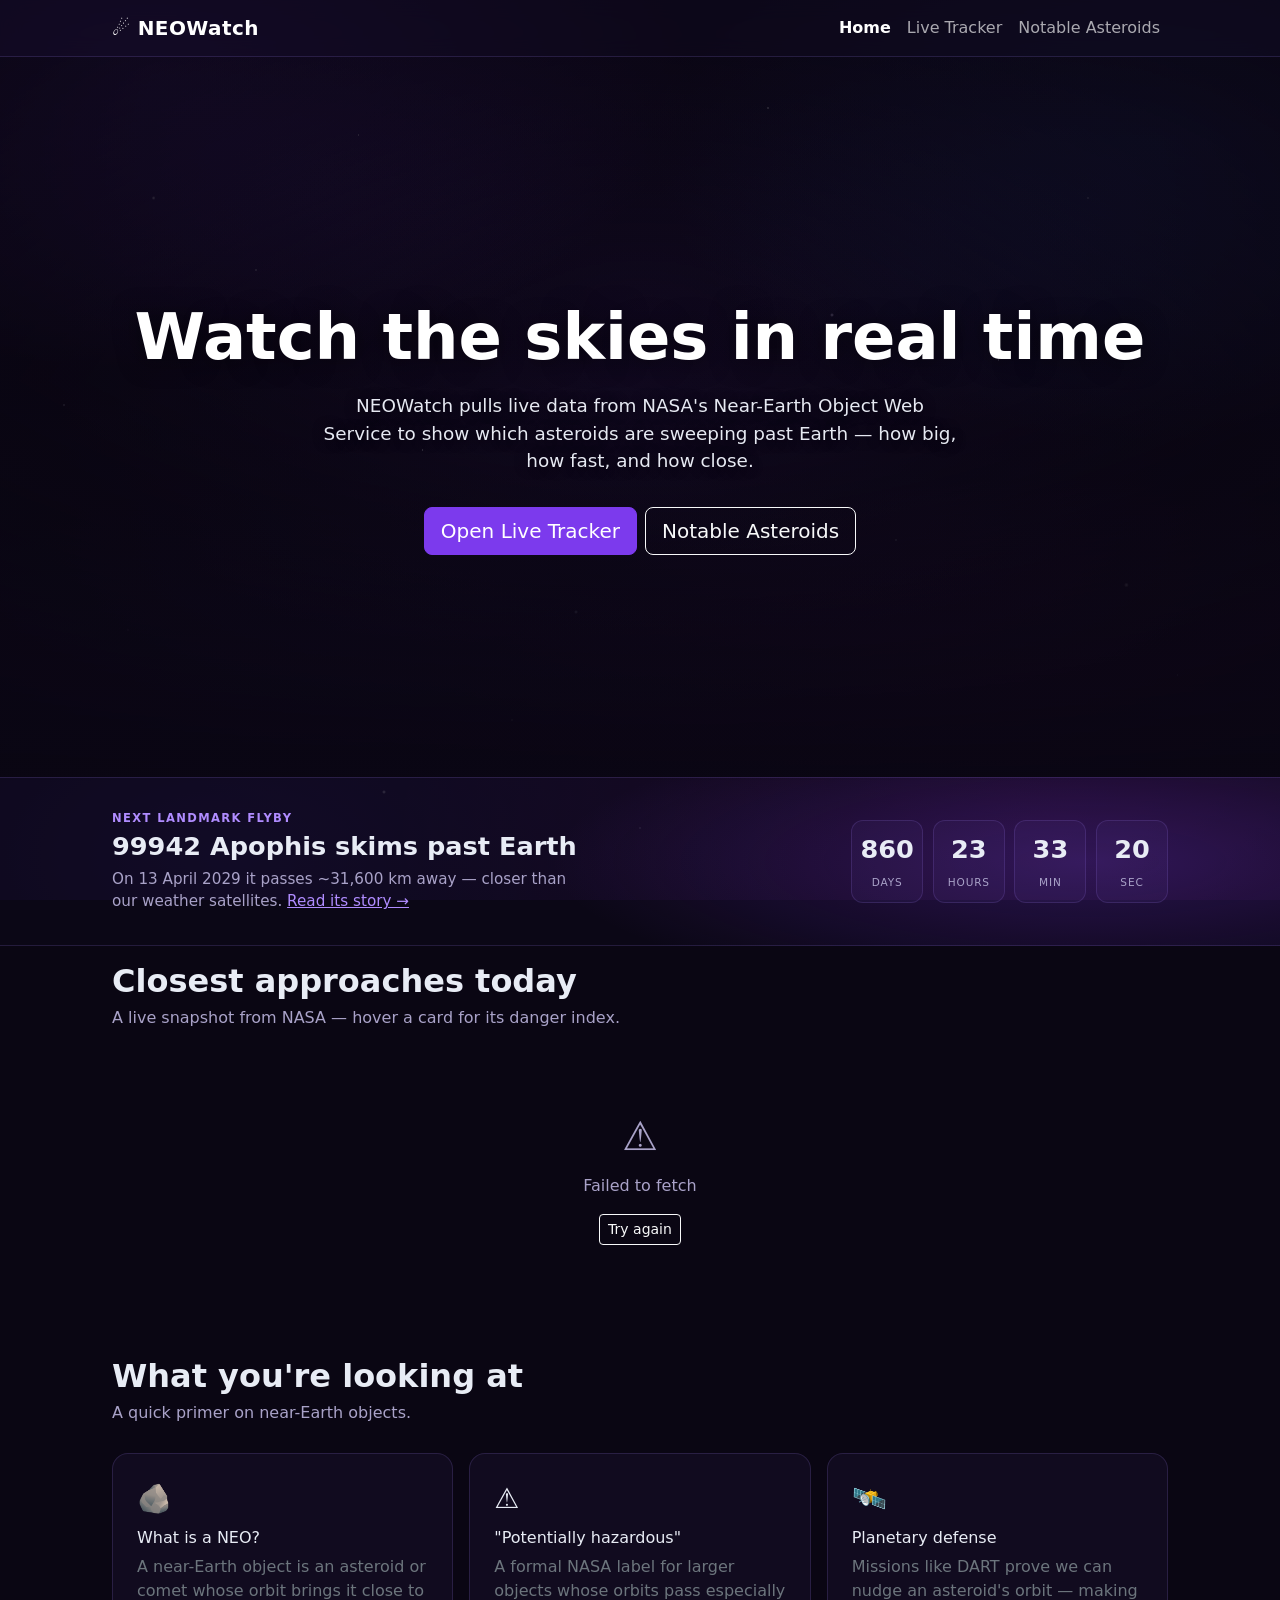
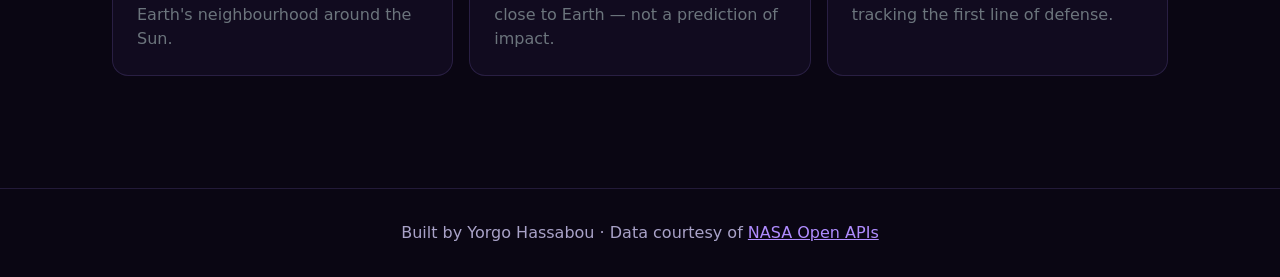
<file: index.html>
<!DOCTYPE html>
<html lang="en" data-bs-theme="dark">
  <head>
    <meta charset="UTF-8" />
    <meta name="viewport" content="width=device-width, initial-scale=1.0" />
    <title>NEOWatch — Near-Earth Object Tracker</title>
    <meta
      name="description"
      content="Track asteroids making close approaches to Earth using live NASA data."
    />
    <link
      href="https://cdn.jsdelivr.net/npm/bootstrap@5.3.3/dist/css/bootstrap.min.css"
      rel="stylesheet"
    />
    <link rel="stylesheet" href="css/style.css" />
  </head>
  <body data-page="home">
    <!-- Consistent navigation bar (shared across all pages) -->
    <nav class="navbar navbar-expand-md sticky-top">
      <div class="container container-narrow">
        <a class="navbar-brand" href="index.html">☄️ NEOWatch</a>
        <button
          class="navbar-toggler"
          type="button"
          data-bs-toggle="collapse"
          data-bs-target="#mainNav"
          aria-controls="mainNav"
          aria-expanded="false"
          aria-label="Toggle navigation"
        >
          <span class="navbar-toggler-icon"></span>
        </button>
        <div class="collapse navbar-collapse" id="mainNav">
          <ul class="navbar-nav ms-auto">
            <li class="nav-item">
              <a class="nav-link active" aria-current="page" href="index.html">Home</a>
            </li>
            <li class="nav-item">
              <a class="nav-link" href="tracker.html">Live Tracker</a>
            </li>
            <li class="nav-item">
              <a class="nav-link" href="notable.html">Notable Asteroids</a>
            </li>
          </ul>
        </div>
      </div>
    </nav>

    <!-- Cinematic hero backed by NASA's Astronomy Picture of the Day -->
    <header class="hero">
      <div class="hero__img" id="heroImg"></div>
      <div class="hero__overlay"></div>
      <div class="hero__content container container-narrow">
        <h1 class="hero__title">Watch the skies in real time</h1>
        <p class="hero__lead">
          NEOWatch pulls live data from NASA's Near-Earth Object Web Service to show
          which asteroids are sweeping past Earth — how big, how fast, and how close.
        </p>
        <div class="hero__cta d-flex gap-2 justify-content-center flex-wrap">
          <a href="tracker.html" class="btn btn-info btn-lg">Open Live Tracker</a>
          <a href="notable.html" class="btn btn-outline-light btn-lg">Notable Asteroids</a>
        </div>
      </div>
      <div class="hero__credit" id="apodCredit" hidden></div>
    </header>

    <!-- Headline countdown to the next landmark flyby (Apophis, April 2029) -->
    <section class="countdown-band" aria-label="Countdown to the Apophis close approach">
      <div class="container container-narrow countdown">
        <div class="countdown__info">
          <p class="countdown__eyebrow">Next landmark flyby</p>
          <h2 class="countdown__title">99942 Apophis skims past Earth</h2>
          <p class="countdown__sub">
            On 13 April 2029 it passes ~31,600 km away — closer than our weather
            satellites. <a href="notable.html">Read its story →</a>
          </p>
        </div>
        <div class="countdown__clock" id="apophisClock" role="timer" aria-live="off">
          <div><span data-unit="d">—</span><small>days</small></div>
          <div><span data-unit="h">—</span><small>hours</small></div>
          <div><span data-unit="m">—</span><small>min</small></div>
          <div><span data-unit="s">—</span><small>sec</small></div>
        </div>
      </div>
    </section>

    <main class="container container-narrow">
      <!-- Live preview: today's closest approaches -->
      <section class="section">
        <h2 class="section-title">Closest approaches today</h2>
        <p class="section-sub">A live snapshot from NASA — hover a card for its danger index.</p>
        <div id="featuredGrid" class="card-grid"></div>
      </section>

      <!-- Explainer (Bootstrap columns + Flexbox cards) -->
      <section class="section">
        <h2 class="section-title">What you're looking at</h2>
        <p class="section-sub">A quick primer on near-Earth objects.</p>
        <div class="row g-3">
          <div class="col-12 col-md-4">
            <div class="feature">
              <span class="feature__icon">🪨</span>
              <h3 class="h6 m-0">What is a NEO?</h3>
              <p class="text-secondary m-0">
                A near-Earth object is an asteroid or comet whose orbit brings it close
                to Earth's neighbourhood around the Sun.
              </p>
            </div>
          </div>
          <div class="col-12 col-md-4">
            <div class="feature">
              <span class="feature__icon">⚠️</span>
              <h3 class="h6 m-0">"Potentially hazardous"</h3>
              <p class="text-secondary m-0">
                A formal NASA label for larger objects whose orbits pass especially
                close to Earth — not a prediction of impact.
              </p>
            </div>
          </div>
          <div class="col-12 col-md-4">
            <div class="feature">
              <span class="feature__icon">🛰️</span>
              <h3 class="h6 m-0">Planetary defense</h3>
              <p class="text-secondary m-0">
                Missions like DART prove we can nudge an asteroid's orbit — making
                tracking the first line of defense.
              </p>
            </div>
          </div>
        </div>
      </section>
    </main>

    <footer class="site-footer">
      <p class="m-0">
        Built by Yorgo Hassabou · Data courtesy of
        <a href="https://api.nasa.gov" target="_blank" rel="noopener">NASA Open APIs</a>
      </p>
    </footer>

    <script src="https://cdn.jsdelivr.net/npm/bootstrap@5.3.3/dist/js/bootstrap.bundle.min.js"></script>
    <script type="module" src="js/home.js"></script>
  </body>
</html>
</file>
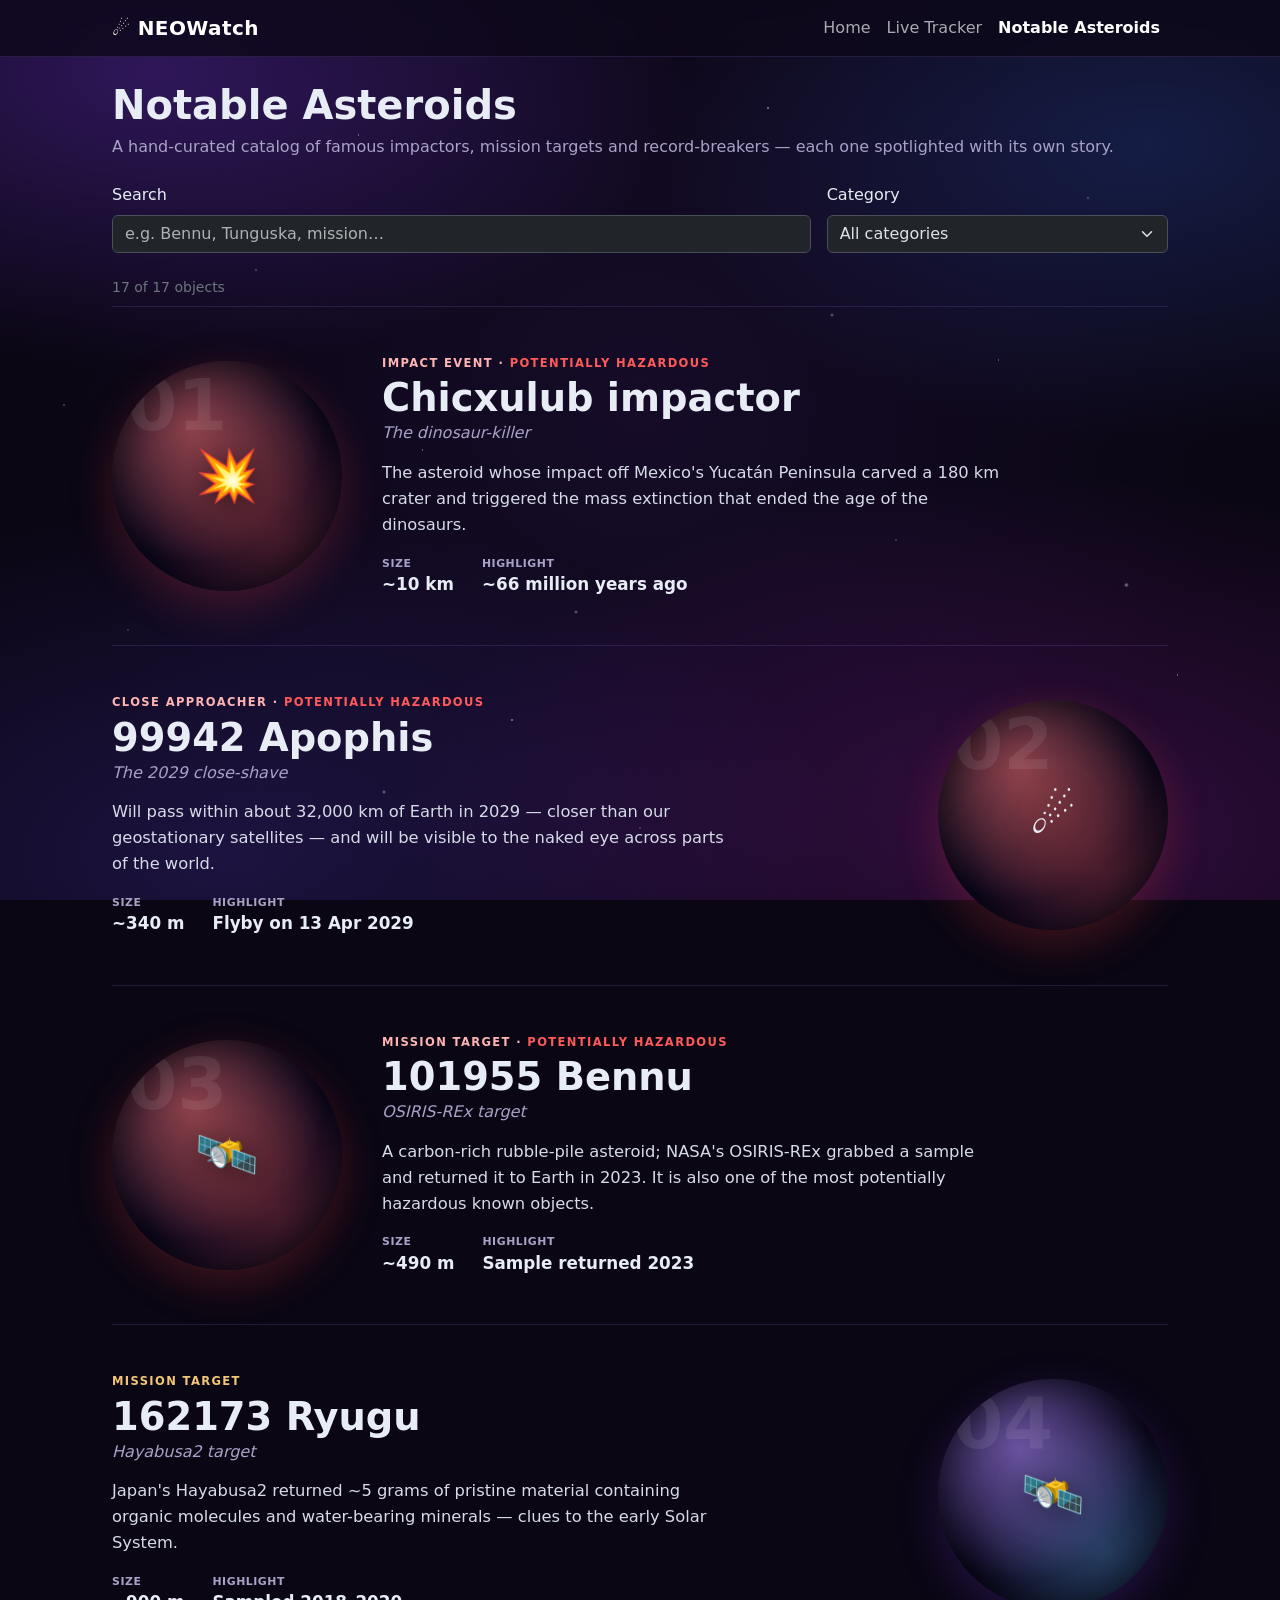
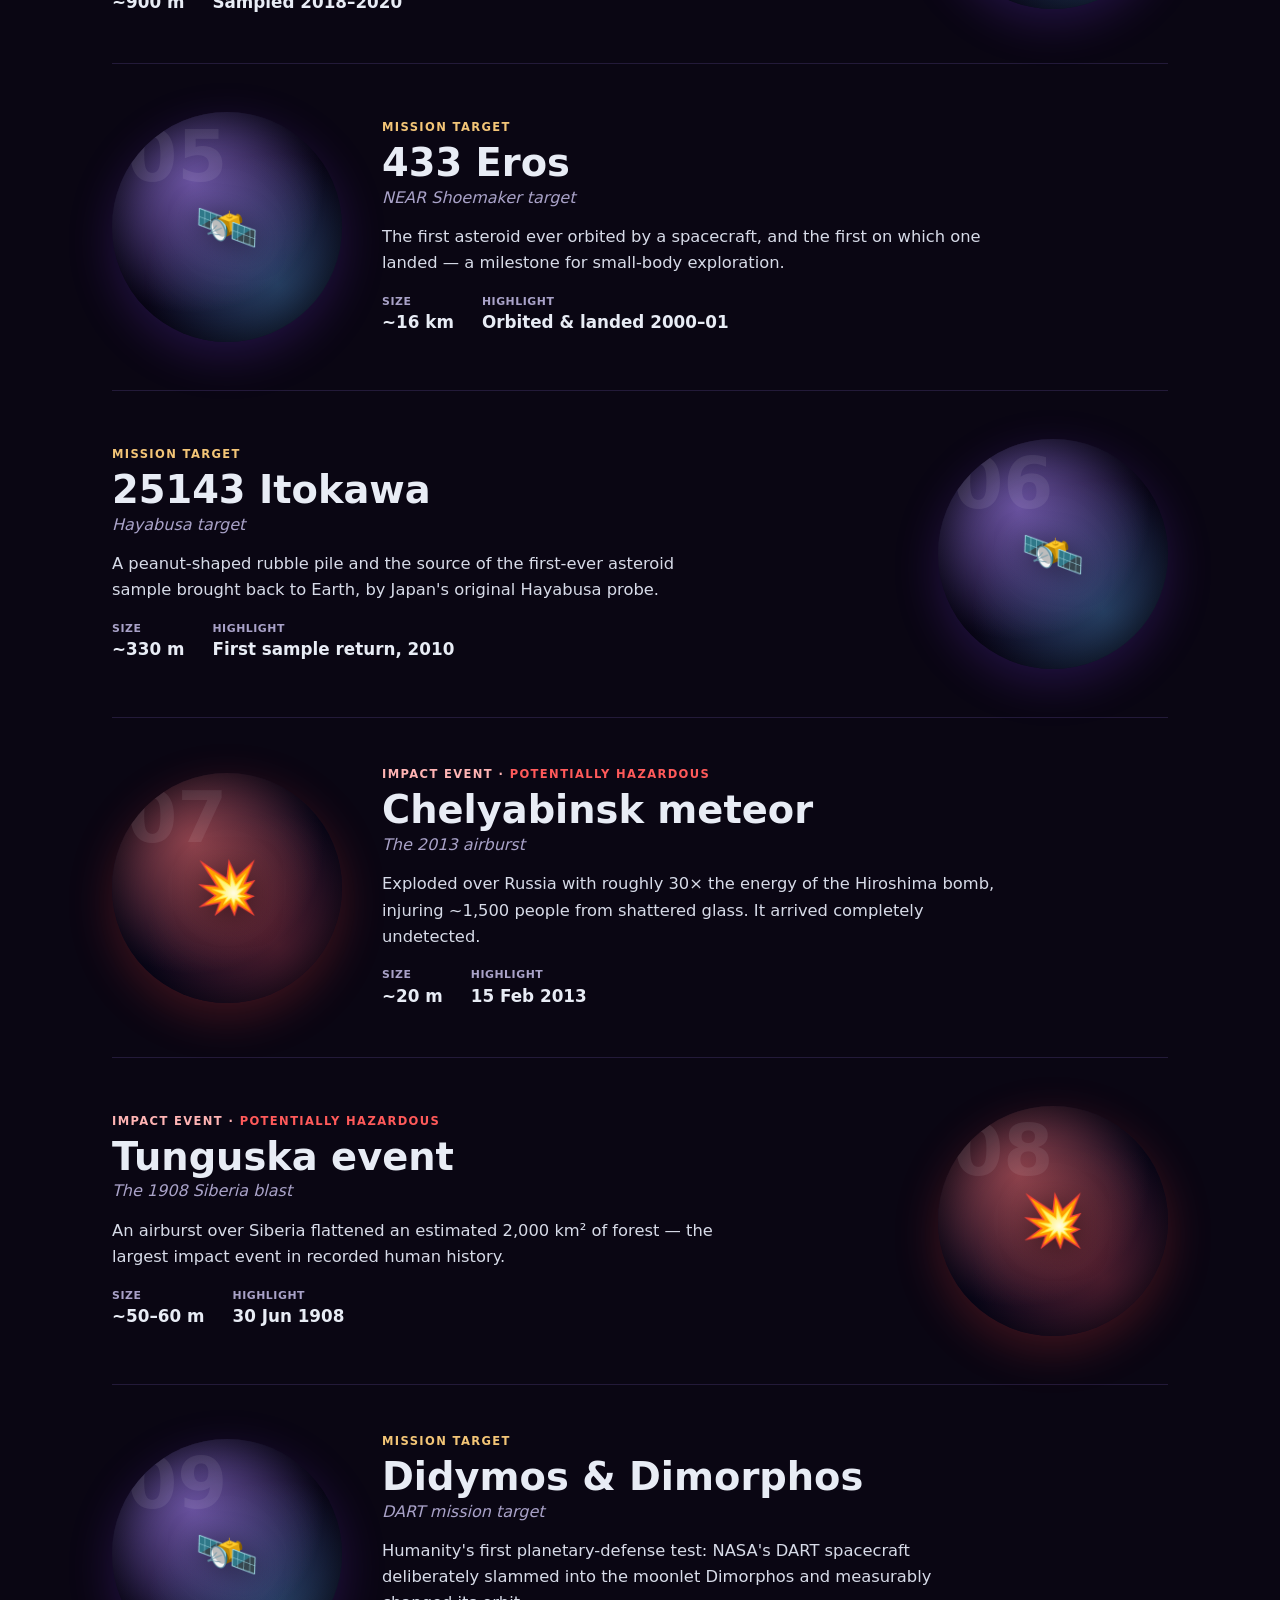
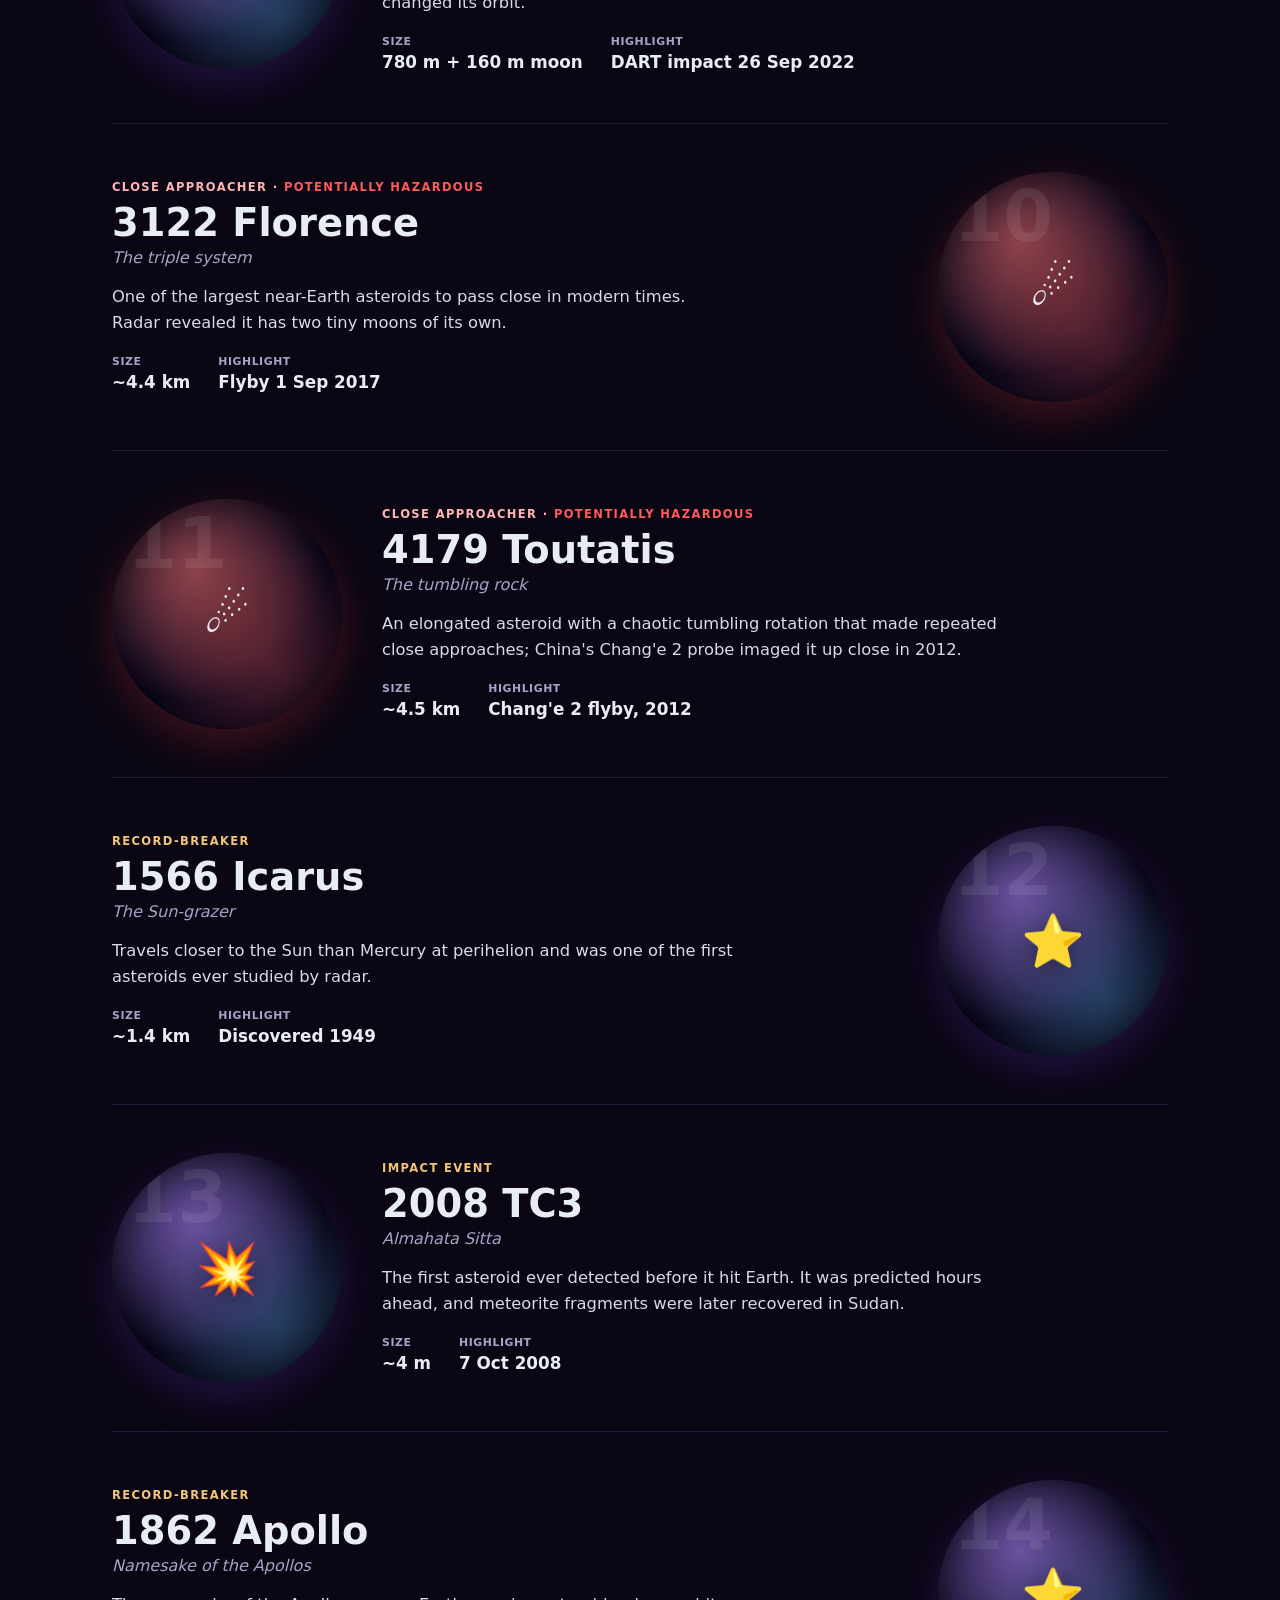
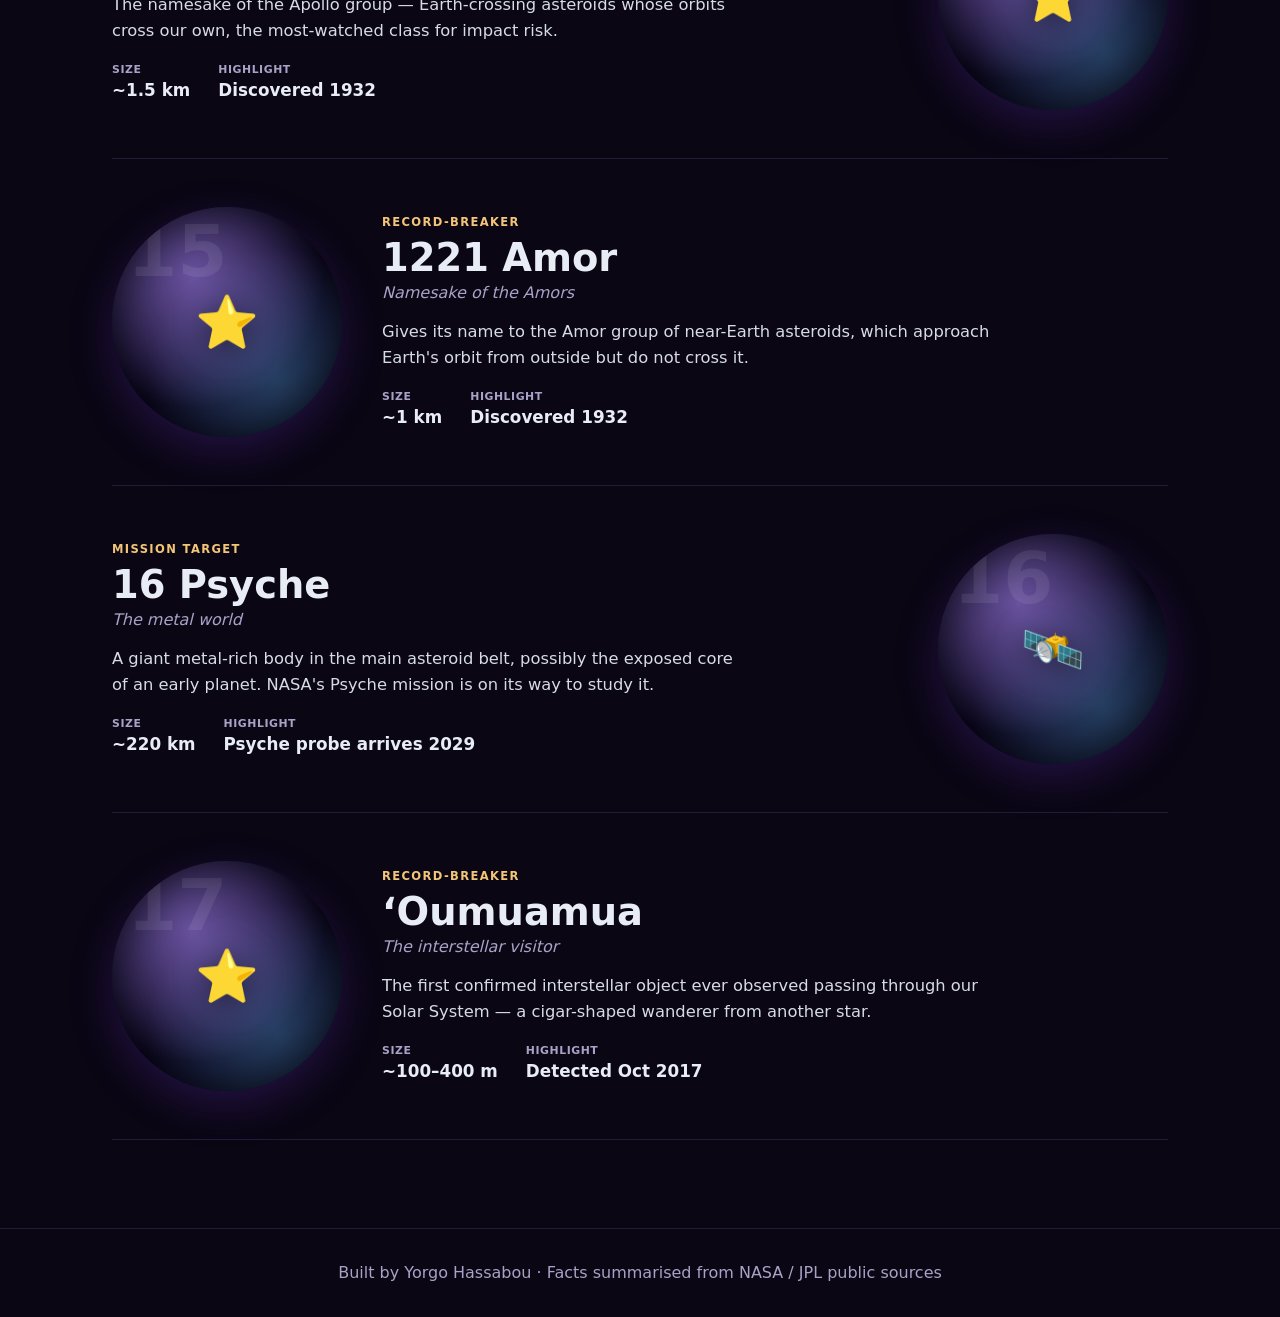
<file: notable.html>
<!DOCTYPE html>
<html lang="en" data-bs-theme="dark">
  <head>
    <meta charset="UTF-8" />
    <meta name="viewport" content="width=device-width, initial-scale=1.0" />
    <title>Notable Asteroids — NEOWatch</title>
    <meta
      name="description"
      content="A curated gallery of famous asteroids, impact events and mission targets."
    />
    <link
      href="https://cdn.jsdelivr.net/npm/bootstrap@5.3.3/dist/css/bootstrap.min.css"
      rel="stylesheet"
    />
    <link rel="stylesheet" href="css/style.css" />
  </head>
  <body data-page="notable">
    <nav class="navbar navbar-expand-md sticky-top">
      <div class="container container-narrow">
        <a class="navbar-brand" href="index.html">☄️ NEOWatch</a>
        <button
          class="navbar-toggler"
          type="button"
          data-bs-toggle="collapse"
          data-bs-target="#mainNav"
          aria-controls="mainNav"
          aria-expanded="false"
          aria-label="Toggle navigation"
        >
          <span class="navbar-toggler-icon"></span>
        </button>
        <div class="collapse navbar-collapse" id="mainNav">
          <ul class="navbar-nav ms-auto">
            <li class="nav-item"><a class="nav-link" href="index.html">Home</a></li>
            <li class="nav-item"><a class="nav-link" href="tracker.html">Live Tracker</a></li>
            <li class="nav-item">
              <a class="nav-link active" aria-current="page" href="notable.html">Notable Asteroids</a>
            </li>
          </ul>
        </div>
      </div>
    </nav>

    <main class="container container-narrow py-4">
      <header class="mb-4">
        <h1 class="section-title">Notable Asteroids</h1>
        <p class="section-sub m-0">
          A hand-curated catalog of famous impactors, mission targets and record-breakers —
          each one spotlighted with its own story.
        </p>
      </header>

      <!-- Search + category filter over the curated dataset -->
      <div class="row g-3 mb-4">
        <div class="col-12 col-md-8">
          <label class="form-label" for="notableSearch">Search</label>
          <input
            type="search"
            id="notableSearch"
            class="form-control"
            placeholder="e.g. Bennu, Tunguska, mission…"
          />
        </div>
        <div class="col-12 col-md-4">
          <label class="form-label" for="categoryFilter">Category</label>
          <select id="categoryFilter" class="form-select">
            <option value="all">All categories</option>
            <option value="Impact event">Impact event</option>
            <option value="Mission target">Mission target</option>
            <option value="Close approacher">Close approacher</option>
            <option value="Record-breaker">Record-breaker</option>
          </select>
        </div>
      </div>

      <p id="notableCount" class="text-secondary small mb-2"></p>
      <div id="notableList" class="spotlights"></div>
    </main>

    <footer class="site-footer">
      <p class="m-0">
        Built by Yorgo Hassabou · Facts summarised from NASA / JPL public sources
      </p>
    </footer>

    <script src="https://cdn.jsdelivr.net/npm/bootstrap@5.3.3/dist/js/bootstrap.bundle.min.js"></script>
    <script type="module" src="js/notable.js"></script>
  </body>
</html>
</file>
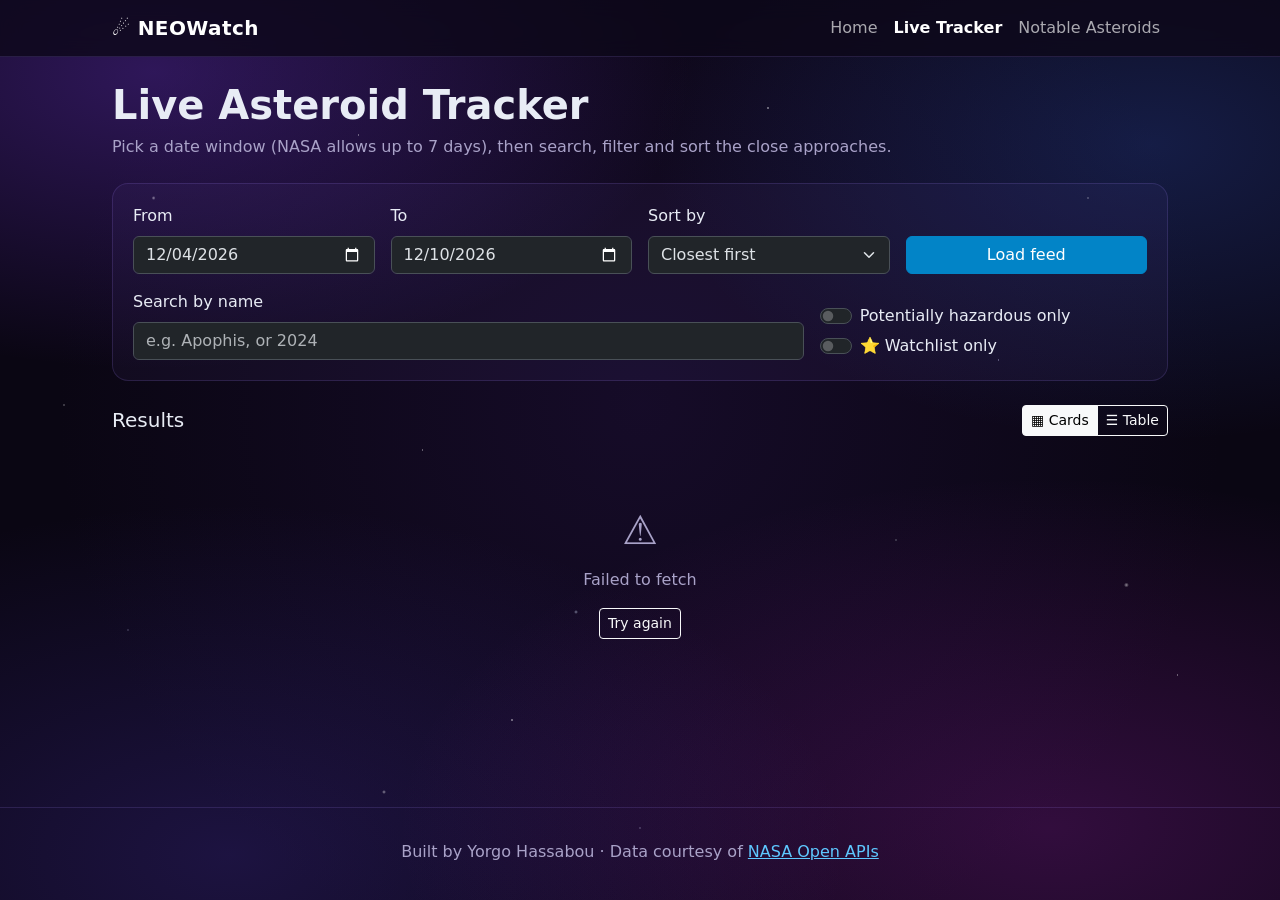
<file: tracker.html>
<!DOCTYPE html>
<html lang="en" data-bs-theme="dark">
  <head>
    <meta charset="UTF-8" />
    <meta name="viewport" content="width=device-width, initial-scale=1.0" />
    <title>Live Tracker — NEOWatch</title>
    <meta name="description" content="Browse, search and filter live near-Earth asteroid data from NASA." />
    <link
      href="https://cdn.jsdelivr.net/npm/bootstrap@5.3.3/dist/css/bootstrap.min.css"
      rel="stylesheet"
    />
    <link rel="stylesheet" href="css/style.css" />
  </head>
  <body data-page="tracker">
    <nav class="navbar navbar-expand-md sticky-top">
      <div class="container container-narrow">
        <a class="navbar-brand" href="index.html">☄️ NEOWatch</a>
        <button
          class="navbar-toggler"
          type="button"
          data-bs-toggle="collapse"
          data-bs-target="#mainNav"
          aria-controls="mainNav"
          aria-expanded="false"
          aria-label="Toggle navigation"
        >
          <span class="navbar-toggler-icon"></span>
        </button>
        <div class="collapse navbar-collapse" id="mainNav">
          <ul class="navbar-nav ms-auto">
            <li class="nav-item"><a class="nav-link" href="index.html">Home</a></li>
            <li class="nav-item">
              <a class="nav-link active" aria-current="page" href="tracker.html">Live Tracker</a>
            </li>
            <li class="nav-item"><a class="nav-link" href="notable.html">Notable Asteroids</a></li>
          </ul>
        </div>
      </div>
    </nav>

    <main class="container container-narrow py-4">
      <header class="mb-4">
        <h1 class="section-title">Live Asteroid Tracker</h1>
        <p class="section-sub m-0">
          Pick a date window (NASA allows up to 7 days), then search, filter and sort
          the close approaches.
        </p>
      </header>

      <!-- Filter / search / sort controls -->
      <form id="filters" class="filters">
        <div class="row g-3 align-items-end">
          <div class="col-6 col-md-3">
            <label class="form-label" for="startDate">From</label>
            <input type="date" id="startDate" class="form-control" />
          </div>
          <div class="col-6 col-md-3">
            <label class="form-label" for="endDate">To</label>
            <input type="date" id="endDate" class="form-control" />
          </div>
          <div class="col-12 col-md-3">
            <label class="form-label" for="sortBy">Sort by</label>
            <select id="sortBy" class="form-select">
              <option value="distance:asc">Closest first</option>
              <option value="distance:desc">Farthest first</option>
              <option value="size:desc">Largest first</option>
              <option value="size:asc">Smallest first</option>
              <option value="speed:desc">Fastest first</option>
              <option value="speed:asc">Slowest first</option>
              <option value="danger:desc">Highest danger index</option>
              <option value="danger:asc">Lowest danger index</option>
            </select>
          </div>
          <div class="col-12 col-md-3">
            <button type="submit" class="btn btn-info w-100">Load feed</button>
          </div>
          <div class="col-12 col-md-8">
            <label class="form-label" for="search">Search by name</label>
            <input
              type="search"
              id="search"
              class="form-control"
              placeholder="e.g. Apophis, or 2024"
            />
          </div>
          <div class="col-12 col-md-4 d-flex flex-column justify-content-end gap-1">
            <div class="form-check form-switch">
              <input class="form-check-input" type="checkbox" id="hazardOnly" />
              <label class="form-check-label" for="hazardOnly">Potentially hazardous only</label>
            </div>
            <div class="form-check form-switch">
              <input class="form-check-input" type="checkbox" id="watchOnly" />
              <label class="form-check-label" for="watchOnly">⭐ Watchlist only</label>
            </div>
          </div>
        </div>
      </form>

      <!-- Mission-control summary of the loaded window -->
      <section id="statsBar" class="stats-bar" aria-label="Window summary" hidden></section>

      <!-- Approaches-per-day chart (hand-drawn on a canvas, no library) -->
      <section id="chartPanel" class="chart-panel" hidden>
        <h2 class="h6 chart-panel__title">Approaches per day <small>(reflects your filters)</small></h2>
        <canvas id="approachChart" height="170" role="img"
          aria-label="Bar chart of close approaches per day"></canvas>
      </section>

      <div class="d-flex justify-content-between align-items-center mb-3 flex-wrap gap-2">
        <h2 class="h5 m-0">Results</h2>
        <div class="d-flex align-items-center gap-3">
          <span id="resultCount" class="text-secondary"></span>
          <div class="btn-group btn-group-sm" role="group" aria-label="Switch result view">
            <button type="button" id="viewCards" class="btn btn-outline-light" aria-pressed="true">▦ Cards</button>
            <button type="button" id="viewTable" class="btn btn-outline-light" aria-pressed="false">☰ Table</button>
          </div>
        </div>
      </div>

      <div id="grid" class="card-grid"></div>
      <div id="tableWrap" class="table-wrap" hidden></div>
      <nav id="pager" class="pager" aria-label="Pagination"></nav>
    </main>

    <footer class="site-footer">
      <p class="m-0">
        Built by Yorgo Hassabou · Data courtesy of
        <a href="https://api.nasa.gov" target="_blank" rel="noopener">NASA Open APIs</a>
      </p>
    </footer>

    <script src="https://cdn.jsdelivr.net/npm/bootstrap@5.3.3/dist/js/bootstrap.bundle.min.js"></script>
    <script type="module" src="js/tracker.js"></script>
  </body>
</html>
</file>
<file: css/style.css>
/* =============================================================================
   NEOWatch — hand-written CSS3
   Bootstrap 5 handles the navbar, form controls, modal and grid utilities;
   everything below is custom: the space theme and the card-grid + hover effect.
   ============================================================================= */

:root {
  --bg: #0a0613;
  --surface: rgba(160, 120, 255, 0.05);
  --text: #e8ecf5;
  --muted: #a9a2c8;
  --accent: #b08cff;
  --accent-dim: rgba(176, 140, 255, 0.4);
  --danger: #ff5a5a;
  --line: rgba(150, 120, 230, 0.18);
}

* {
  box-sizing: border-box;
}

/* Ensure the hidden attribute always wins, even over display:grid/flex rules
   (used by the tracker's card ⇄ table view toggle). */
[hidden] {
  display: none !important;
}

/* ------------------------------------------------------ Per-page accents -- */
/* Each page keeps the shared galaxy backdrop but gets its own accent hue:
   Home stays violet (the :root default), the Tracker goes data-blue, and the
   Notable gallery gets a warm museum gold. Everything driven by var(--accent)
   (links, eyebrows, glows, hover borders, the chart) follows automatically. */
body[data-page="tracker"] {
  --accent: #5ec8ff;
  --accent-dim: rgba(94, 200, 255, 0.4);
}
body[data-page="tracker"] .btn-info {
  --bs-btn-bg: #0284c7;
  --bs-btn-border-color: #0284c7;
  --bs-btn-hover-bg: #0369a1;
  --bs-btn-hover-border-color: #0369a1;
  --bs-btn-active-bg: #0369a1;
  --bs-btn-active-border-color: #075985;
  --bs-btn-focus-shadow-rgb: 2, 132, 199;
}
body[data-page="notable"] {
  --accent: #f3c577;
  --accent-dim: rgba(243, 197, 119, 0.4);
}

body {
  margin: 0;
  min-height: 100vh;
  font-family: "Segoe UI", system-ui, -apple-system, sans-serif;
  color: var(--text);
  /* Purple "galaxy" backdrop: a deep base with several soft nebula glows
     (violet, blue, magenta, indigo) pooled around the edges. The centre stays
     darker so text and cards keep their contrast. */
  background-color: var(--bg);
  background-image:
    radial-gradient(ellipse 70% 55% at 12% 8%, rgba(124, 58, 237, 0.32), transparent 60%),
    radial-gradient(ellipse 65% 55% at 90% 16%, rgba(56, 100, 230, 0.24), transparent 60%),
    radial-gradient(ellipse 85% 65% at 82% 92%, rgba(192, 38, 211, 0.22), transparent 60%),
    radial-gradient(ellipse 80% 65% at 18% 95%, rgba(88, 60, 210, 0.24), transparent 60%),
    radial-gradient(circle at 50% 45%, rgba(36, 18, 66, 0.45), transparent 72%);
  background-attachment: fixed;
  background-repeat: no-repeat;
}

/* CSS-only starfield: two layered fields of dots give a sense of depth, with a
   gentle twinkle (disabled under prefers-reduced-motion further down). */
body::before,
body::after {
  content: "";
  position: fixed;
  inset: 0;
  z-index: -1;
  pointer-events: none;
}

/* Dense layer of small, faint stars */
body::before {
  opacity: 0.7;
  background-image:
    radial-gradient(1px 1px at 20% 30%, #fff, transparent),
    radial-gradient(1px 1px at 70% 60%, #cdd, transparent),
    radial-gradient(1.5px 1.5px at 40% 80%, #fff, transparent),
    radial-gradient(1px 1px at 85% 22%, #fff, transparent),
    radial-gradient(1px 1px at 10% 70%, #aac, transparent),
    radial-gradient(1.5px 1.5px at 60% 12%, #fff, transparent),
    radial-gradient(1px 1px at 33% 50%, #fff, transparent),
    radial-gradient(1px 1px at 50% 92%, #cce, transparent),
    radial-gradient(1px 1px at 92% 75%, #fff, transparent),
    radial-gradient(1px 1px at 5% 45%, #fff, transparent),
    radial-gradient(1px 1px at 78% 40%, #ddf, transparent),
    radial-gradient(1px 1px at 28% 15%, #fff, transparent);
  animation: twinkle 6s ease-in-out infinite alternate;
}

/* Sparser layer of larger, brighter stars, twinkling at a different pace */
body::after {
  opacity: 0.5;
  background-image:
    radial-gradient(2px 2px at 12% 22%, #fff, transparent),
    radial-gradient(2px 2px at 65% 35%, #e7d9ff, transparent),
    radial-gradient(2.5px 2.5px at 88% 65%, #fff, transparent),
    radial-gradient(2px 2px at 45% 68%, #d9e6ff, transparent),
    radial-gradient(2px 2px at 30% 88%, #fff, transparent);
  animation: twinkle 9s ease-in-out infinite alternate-reverse;
}

@keyframes twinkle {
  from { opacity: 0.3; }
  to   { opacity: 0.85; }
}

a {
  color: var(--accent);
}

.container-narrow {
  max-width: 1080px;
}

/* Violet accent buttons — Bootstrap's .btn-info recoloured via its CSS vars so
   the primary call-to-action buttons match the theme without changing markup. */
.btn-info {
  --bs-btn-color: #fff;
  --bs-btn-bg: #7c3aed;
  --bs-btn-border-color: #7c3aed;
  --bs-btn-hover-color: #fff;
  --bs-btn-hover-bg: #6d28d9;
  --bs-btn-hover-border-color: #6d28d9;
  --bs-btn-active-color: #fff;
  --bs-btn-active-bg: #6d28d9;
  --bs-btn-active-border-color: #5b21b6;
  --bs-btn-focus-shadow-rgb: 124, 58, 237;
}

/* ----------------------------------------------------------------- Navbar -- */
.navbar {
  background: rgba(13, 8, 26, 0.8);
  backdrop-filter: blur(10px);
  border-bottom: 1px solid var(--line);
}
.navbar-brand {
  font-weight: 700;
  letter-spacing: 0.02em;
}
.nav-link.active {
  color: #fff !important;
  font-weight: 600;
}

/* ------------------------------------------------------------------- Hero -- */
/* Cinematic hero: a full-bleed NASA "Astronomy Picture of the Day" image with a
   gradient overlay for text contrast. The image is set by js/home.js and fades
   in; if APOD is unavailable the themed galaxy background simply shows through. */
.hero {
  position: relative;
  isolation: isolate;
  min-height: 80vh;
  display: flex;
  align-items: center;
  justify-content: center;
  text-align: center;
  padding: 6rem 1rem 4.5rem;
  overflow: hidden;
}
.hero__img,
.hero__overlay {
  position: absolute;
  inset: 0;
  z-index: -1;
}
.hero__img {
  background: center / cover no-repeat;
  opacity: 0;
  transform: scale(1.08);
  transition: opacity 1.2s ease, transform 9s ease-out;
}
.hero__img.is-loaded {
  opacity: 1;
  transform: scale(1); /* slow "Ken Burns" zoom as it fades in */
}
.hero__overlay {
  background:
    radial-gradient(ellipse at 50% 35%, rgba(10, 6, 19, 0.25), rgba(10, 6, 19, 0.8) 95%),
    linear-gradient(180deg, rgba(10, 6, 19, 0.55) 0%, rgba(10, 6, 19, 0.15) 45%, rgba(10, 6, 19, 0.96) 100%);
}
.hero__content {
  position: relative;
  z-index: 1;
}
.hero__title {
  font-size: clamp(2.2rem, 6vw, 4rem);
  font-weight: 800;
  line-height: 1.08;
  color: #fff;
  text-shadow: 0 2px 24px rgba(0, 0, 0, 0.6);
}
.hero__lead {
  max-width: 640px;
  margin: 1.25rem auto 2rem;
  color: #e6e9f2;
  font-size: 1.15rem;
  text-shadow: 0 1px 12px rgba(0, 0, 0, 0.7);
}

/* APOD caption pinned to the corner of the hero */
.hero__credit {
  position: absolute;
  right: 1rem;
  bottom: 1rem;
  z-index: 1;
  max-width: min(340px, 82vw);
  padding: 0.6rem 0.85rem;
  text-align: left;
  font-size: 0.76rem;
  line-height: 1.5;
  color: var(--muted);
  background: rgba(10, 6, 19, 0.6);
  border: 1px solid var(--line);
  border-radius: 12px;
  backdrop-filter: blur(8px);
}
.hero__credit > * {
  display: block;
}
.hero__credit strong {
  color: var(--text);
  font-weight: 600;
}
.hero__credit a {
  margin-top: 0.2rem;
  color: var(--accent);
}
.apod-tag {
  margin-bottom: 0.15rem;
  color: var(--accent);
  font-weight: 700;
  font-size: 0.7rem;
  letter-spacing: 0.04em;
  text-transform: uppercase;
}

/* --------------------------------------------------------- Countdown band -- */
.countdown-band {
  border-block: 1px solid var(--line);
  background:
    radial-gradient(ellipse 60% 120% at 85% 50%, rgba(124, 58, 237, 0.25), transparent 70%),
    rgba(13, 8, 26, 0.65);
}
.countdown {
  display: flex;
  align-items: center;
  justify-content: space-between;
  gap: 2rem;
  flex-wrap: wrap;
  padding-block: 2rem;
}
.countdown__eyebrow {
  margin: 0 0 0.25rem;
  font-size: 0.72rem;
  font-weight: 700;
  letter-spacing: 0.12em;
  text-transform: uppercase;
  color: var(--accent);
}
.countdown__title {
  margin: 0;
  font-size: clamp(1.25rem, 3vw, 1.6rem);
  font-weight: 800;
}
.countdown__sub {
  margin: 0.35rem 0 0;
  color: var(--muted);
  font-size: 0.95rem;
  max-width: 48ch;
}
.countdown__clock {
  display: flex;
  gap: 0.6rem;
}
.countdown__clock > div {
  min-width: 72px;
  padding: 0.6rem 0.5rem;
  text-align: center;
  background: var(--surface);
  border: 1px solid var(--line);
  border-radius: 12px;
}
.countdown__clock span {
  display: block;
  font-size: 1.6rem;
  font-weight: 800;
  font-variant-numeric: tabular-nums; /* digits keep width — no jitter each second */
  color: var(--text);
}
.countdown__clock small {
  font-size: 0.66rem;
  text-transform: uppercase;
  letter-spacing: 0.08em;
  color: var(--muted);
}

.section {
  padding: 1rem 0 3rem;
}
.section-title {
  font-weight: 700;
  margin-bottom: 0.35rem;
}
.section-sub {
  color: var(--muted);
  margin-bottom: 1.75rem;
}

/* Small explainer feature cards on the Home page (Bootstrap columns + Flexbox) */
.feature {
  height: 100%;
  display: flex;
  flex-direction: column;
  gap: 0.5rem;
  padding: 1.5rem;
  background: var(--surface);
  border: 1px solid var(--line);
  border-radius: 16px;
}
.feature__icon {
  font-size: 1.75rem;
}

/* ===========================================================================
   CUSTOM UI REQUIREMENT (Yorgo Hassabou):
   "Design a responsive card grid layout with hover effects."

   - .card-grid uses CSS Grid with auto-fill + minmax() so the columns reflow
     fluidly (1 → 2 → 3 → 4+) at ANY viewport width, with no media queries.
   - Each card is a Flexbox column. On hover/focus it glows and slides open a
     hidden panel (.card-neo__reveal) with the animated "danger index" meter.
   - The tracker/home cards are 3D flip cards: "View details" rotates the card
     horizontally (.flip / .flip__inner / .flip__front / .flip__back) to show
     the full data set on the back face.
   =========================================================================== */
.card-grid {
  display: grid;
  grid-template-columns: repeat(auto-fill, minmax(280px, 1fr));
  gap: 1.5rem;
  align-items: start; /* let each card size to its own content (no clipping) */
}

.card-neo {
  position: relative;
  display: flex;
  flex-direction: column;
  gap: 0.75rem;
  padding: 1.25rem;
  background: linear-gradient(160deg, rgba(45, 28, 74, 0.78), rgba(20, 13, 38, 0.9));
  border: 1px solid var(--line);
  border-radius: 16px;
  overflow: hidden;
  transition: transform 0.25s ease, box-shadow 0.25s ease, border-color 0.25s ease;
}

/* Hover/focus glow — applies to standalone cards and to flip faces */
.card-neo:hover,
.card-neo:focus-visible {
  border-color: var(--accent);
  box-shadow: 0 12px 30px rgba(0, 0, 0, 0.5), 0 0 0 1px var(--accent-dim);
  outline: none;
}

/* The lift applies only to standalone cards (Notable page). Flip cards are
   lifted via their .flip wrapper so the 3D transform isn't disturbed. */
.card-neo:not(.flip__face):hover,
.card-neo:not(.flip__face):focus-visible {
  transform: translateY(-6px) scale(1.02);
}

/* Hazardous asteroids get a red identity, intensified on hover */
.card--hazard {
  border-color: rgba(255, 90, 90, 0.35);
}
.card--hazard:hover,
.card--hazard:focus-visible {
  border-color: var(--danger);
  box-shadow: 0 12px 30px rgba(0, 0, 0, 0.5), 0 0 24px rgba(255, 70, 70, 0.25);
}

/* ---- 3D flip card (Live Tracker & Home) -------------------------------- */
.flip {
  perspective: 1200px;
  transition: transform 0.25s ease;
}
.flip:hover {
  transform: translateY(-6px);
}
.flip__inner {
  position: relative;
  transform-style: preserve-3d;
  will-change: transform;
  /* The container height is animated by JS (CardGrid) as the visible face
     changes, so the card stays compact on the front and grows when flipped.
     Height settles faster than the rotation, so the resize hides behind the
     edge-on moment and the second half of the flip is pure (smooth) transform. */
  transition: transform 0.6s cubic-bezier(0.2, 0.7, 0.3, 1), height 0.4s ease-out;
}
.flip.is-flipped .flip__inner {
  transform: rotateY(180deg);
}
.flip__face {
  -webkit-backface-visibility: hidden;
  backface-visibility: hidden;
}
/* Front stays in normal flow, so the card sizes to it (compact at rest, taller
   on hover). The back is overlaid and only contributes height when flipped. */
.flip__front {
  position: relative;
}
.flip__back {
  position: absolute;
  inset: 0;
  transform: rotateY(180deg);
}

/* Small round "flip back" button on the back face */
.flip__close {
  flex: none;
  width: 28px;
  height: 28px;
  border-radius: 50%;
  border: 1px solid var(--line);
  background: var(--surface);
  color: var(--text);
  font-size: 0.9rem;
  line-height: 1;
  cursor: pointer;
  transition: border-color 0.2s ease, color 0.2s ease;
}
.flip__close:hover {
  border-color: var(--accent);
  color: var(--accent);
}

.card-neo__head {
  display: flex;
  align-items: flex-start;
  justify-content: space-between;
  gap: 0.5rem;
}
.card-neo__name {
  margin: 0;
  font-size: 1.05rem;
  font-weight: 700;
}

.card-neo__stats {
  display: grid;
  grid-template-columns: 1fr 1fr;
  gap: 0.5rem;
  margin: 0;
}
.card-neo__stats dt {
  font-size: 0.68rem;
  text-transform: uppercase;
  letter-spacing: 0.05em;
  color: var(--muted);
}
.card-neo__stats dd {
  margin: 0;
  font-weight: 600;
}

/* Hidden until hover/focus — the reveal effect */
.card-neo__reveal {
  max-height: 0;
  opacity: 0;
  transform: translateY(8px);
  overflow: hidden;
  transition: max-height 0.3s ease, opacity 0.3s ease, transform 0.3s ease;
}
.card-neo:hover .card-neo__reveal,
.card-neo:focus-within .card-neo__reveal {
  max-height: 220px;
  opacity: 1;
  transform: translateY(0);
}

/* Animated danger meter inside the reveal panel */
.meter-label {
  display: block;
  font-size: 0.75rem;
  color: var(--muted);
  margin-bottom: 0.3rem;
}
.meter {
  height: 8px;
  background: rgba(255, 255, 255, 0.1);
  border-radius: 99px;
  overflow: hidden;
}
.meter__bar {
  display: block;
  height: 100%;
  width: 0;
  border-radius: 99px;
  background: linear-gradient(90deg, #36d399, #fbbd23, #f87272);
  transition: width 0.8s ease;
}
.card-neo:hover .meter__bar,
.card-neo:focus-within .meter__bar {
  width: var(--val);
}
.card-neo__details {
  margin-top: 0.6rem;
}

/* Back-face orbital data (lazily loaded) sits under a divider */
.card-neo__stats--orbital {
  margin-top: 0.25rem;
  padding-top: 0.5rem;
  border-top: 1px dashed var(--line);
}

/* Back-face close-approach mini-timeline. min-height reserves the typical
   4-row footprint up front (label ~1.3rem + 4 × ~1.4rem rows + divider), and
   CardGrid re-measures the card after the rows load to absorb any difference. */
.card-neo__history {
  margin-top: 0.25rem;
  padding-top: 0.5rem;
  border-top: 1px dashed var(--line);
  min-height: 7.5rem;
}
.history-label {
  display: block;
  margin-bottom: 0.25rem;
  font-size: 0.68rem;
  text-transform: uppercase;
  letter-spacing: 0.05em;
  color: var(--muted);
}
.history-list {
  list-style: none;
  margin: 0;
  padding: 0;
  font-size: 0.8rem;
}
.history-list li {
  display: flex;
  justify-content: space-between;
  gap: 0.75rem;
  padding: 0.1rem 0;
  color: var(--muted);
}
.history-list li.is-next {
  color: var(--accent);
  font-weight: 600;
}
.history-list li em {
  font-style: normal;
  font-size: 0.66rem;
  text-transform: uppercase;
  letter-spacing: 0.05em;
}
.history-list li.pending {
  opacity: 0.5;
}
/* Values fade in once the lookup resolves; the rows are reserved from the
   start so the card height never changes a second time. */
.card-neo__stats dd {
  transition: opacity 0.35s ease;
}
.card-neo__stats dd.pending {
  opacity: 0.4;
}

/* On touch devices (no hover) the reveal panel is always shown so the meter
   and the "View details" flip button stay reachable on a phone. */
@media (hover: none) {
  .card-neo__reveal {
    max-height: 260px;
    opacity: 1;
    transform: none;
  }
  .meter__bar {
    width: var(--val);
  }
}

/* ----------------------------------------------------------------- Badges -- */
.badge-hazard {
  padding: 0.15rem 0.5rem;
  border-radius: 99px;
  font-size: 0.7rem;
  font-weight: 600;
  white-space: nowrap;
  background: rgba(255, 90, 90, 0.15);
  color: var(--danger);
  border: 1px solid rgba(255, 90, 90, 0.4);
}

/* ------------------------------------------------------- Watchlist star -- */
.card-neo__tools {
  display: flex;
  align-items: center;
  gap: 0.45rem;
}
.star-btn {
  background: none;
  border: none;
  padding: 0;
  font-size: 1.15rem;
  line-height: 1;
  color: var(--muted);
  cursor: pointer;
  transition: color 0.2s ease, transform 0.2s ease;
}
.star-btn:hover {
  color: #ffd86b;
  transform: scale(1.2);
}
.star-btn.is-on {
  color: #ffc940;
}

/* Tangible size comparison line on the card front */
.card-neo__compare {
  margin: 0;
  font-size: 0.78rem;
  font-style: italic;
  color: var(--muted);
}

/* -------------------------------------------------- Table view (tracker) -- */
.table-wrap {
  overflow-x: auto;
  border: 1px solid var(--line);
  border-radius: 16px;
  background: linear-gradient(160deg, rgba(45, 28, 74, 0.45), rgba(20, 13, 38, 0.7));
}
.neo-table {
  width: 100%;
  min-width: 680px; /* scrolls horizontally inside .table-wrap on phones */
  border-collapse: collapse;
  font-size: 0.92rem;
}
.neo-table th,
.neo-table td {
  padding: 0.65rem 0.9rem;
  text-align: left;
  white-space: nowrap;
}
.neo-table thead th {
  font-size: 0.7rem;
  font-weight: 700;
  text-transform: uppercase;
  letter-spacing: 0.06em;
  color: var(--muted);
  border-bottom: 1px solid var(--line);
}
.neo-table thead th[data-sort] {
  cursor: pointer;
  user-select: none;
  transition: color 0.2s ease;
}
.neo-table thead th[data-sort]:hover {
  color: var(--accent);
}
.neo-table tbody tr {
  border-bottom: 1px solid rgba(150, 120, 230, 0.08);
  transition: background 0.15s ease;
}
.neo-table tbody tr:last-child {
  border-bottom: none;
}
.neo-table tbody tr:hover {
  background: rgba(176, 140, 255, 0.07);
}
.neo-table__name a {
  font-weight: 600;
  color: var(--text);
  text-decoration: none;
}
.neo-table__name a:hover {
  color: var(--accent);
  text-decoration: underline;
}
.hazard-dot {
  display: inline-block;
  width: 8px;
  height: 8px;
  margin-left: 0.45rem;
  border-radius: 50%;
  background: var(--danger);
  box-shadow: 0 0 6px rgba(255, 90, 90, 0.7);
}

/* Shimmering placeholder line for table loading rows */
.skel-line {
  height: 14px;
  border-radius: 6px;
  background: linear-gradient(
    100deg,
    rgba(255, 255, 255, 0.05) 30%,
    rgba(255, 255, 255, 0.14) 50%,
    rgba(255, 255, 255, 0.05) 70%
  );
  background-size: 200% 100%;
  animation: shimmer 1.2s infinite;
}

/* --------------------------------------------- Editorial spotlights (Notable) */
.spotlights {
  display: flex;
  flex-direction: column;
}
.spotlight {
  display: flex;
  align-items: center;
  gap: 2.5rem;
  padding: 3rem 0;
  border-top: 1px solid var(--line);
}
.spotlight:last-child {
  border-bottom: 1px solid var(--line);
}
.spotlight:nth-child(even) {
  flex-direction: row-reverse;
}

/* Cosmic "orb" standing in for a photo (category-tinted) */
.spotlight__visual {
  position: relative;
  flex: none;
  width: 230px;
  height: 230px;
  align-self: center;
  display: grid;
  place-items: center;
  border-radius: 50%;
  background:
    radial-gradient(circle at 35% 30%, rgba(176, 140, 255, 0.55), transparent 60%),
    radial-gradient(circle at 72% 75%, rgba(94, 200, 255, 0.28), transparent 55%),
    radial-gradient(circle at 50% 50%, #1b1136, #0c0820 70%);
  box-shadow: inset 0 0 45px rgba(0, 0, 0, 0.65), 0 14px 45px rgba(124, 58, 237, 0.22);
  overflow: hidden;
  transition: transform 0.4s ease, box-shadow 0.4s ease;
}
.spotlight:hover .spotlight__visual {
  transform: scale(1.04);
  box-shadow: inset 0 0 45px rgba(0, 0, 0, 0.6), 0 18px 55px rgba(124, 58, 237, 0.35);
}
.spotlight--hazard .spotlight__visual {
  background:
    radial-gradient(circle at 35% 30%, rgba(255, 120, 120, 0.5), transparent 60%),
    radial-gradient(circle at 72% 75%, rgba(255, 90, 90, 0.22), transparent 55%),
    radial-gradient(circle at 50% 50%, #2a1020, #0c0820 70%);
  box-shadow: inset 0 0 45px rgba(0, 0, 0, 0.65), 0 14px 45px rgba(255, 70, 70, 0.22);
}
.spotlight__index {
  position: absolute;
  top: 0.5rem;
  left: 0.95rem;
  font-size: 4.5rem;
  font-weight: 800;
  line-height: 1;
  color: rgba(255, 255, 255, 0.08);
}
.spotlight__glyph {
  font-size: 3.2rem;
  filter: drop-shadow(0 4px 14px rgba(0, 0, 0, 0.5));
}

.spotlight__body {
  flex: 1;
  min-width: 0;
}
.spotlight__eyebrow {
  margin: 0 0 0.35rem;
  font-size: 0.72rem;
  font-weight: 700;
  letter-spacing: 0.12em;
  text-transform: uppercase;
  color: var(--accent);
}
.spotlight--hazard .spotlight__eyebrow {
  color: #ffb4b4;
}
.spotlight__flag {
  color: var(--danger);
}
.spotlight__name {
  margin: 0;
  font-size: clamp(1.6rem, 3.5vw, 2.4rem);
  font-weight: 800;
  line-height: 1.1;
}
.spotlight__aka {
  margin: 0.1rem 0 0.9rem;
  color: var(--muted);
  font-style: italic;
}
.spotlight__blurb {
  margin: 0 0 1.1rem;
  max-width: 60ch;
  font-size: 1.02rem;
  line-height: 1.6;
  color: #d7dbe8;
}
.spotlight__facts {
  display: flex;
  flex-wrap: wrap;
  gap: 1.75rem;
  margin: 0;
}
.spotlight__facts dt {
  font-size: 0.68rem;
  text-transform: uppercase;
  letter-spacing: 0.05em;
  color: var(--muted);
}
.spotlight__facts dd {
  margin: 0;
  font-weight: 600;
  font-size: 1.05rem;
}

@media (max-width: 640px) {
  .spotlight,
  .spotlight:nth-child(even) {
    flex-direction: column;
    text-align: center;
    gap: 1.5rem;
    padding: 2.25rem 0;
  }
  .spotlight__visual {
    width: 160px;
    height: 160px;
  }
  .spotlight__blurb {
    margin-inline: auto;
  }
  .spotlight__facts {
    justify-content: center;
  }
}

/* ------------------------------------------------- Filters / tracker bar -- */
.filters {
  background: var(--surface);
  border: 1px solid var(--line);
  border-radius: 16px;
  padding: 1.25rem;
  margin-bottom: 1.5rem;
}

/* ------------------------------------------- Mission-control stats tiles -- */
.stats-bar {
  display: grid;
  grid-template-columns: repeat(auto-fit, minmax(160px, 1fr));
  gap: 0.75rem;
  margin-bottom: 1rem;
}
.stat {
  display: flex;
  flex-direction: column;
  gap: 0.15rem;
  padding: 0.85rem 1rem;
  background: var(--surface);
  border: 1px solid var(--line);
  border-radius: 14px;
}
.stat__value {
  font-size: 1.35rem;
  font-weight: 800;
  line-height: 1.15;
}
.stat__label {
  font-size: 0.72rem;
  letter-spacing: 0.05em;
  text-transform: uppercase;
  color: var(--muted);
}
.stat--hazard .stat__value {
  color: var(--danger);
}

/* ------------------------------------------------------ Chart panel -- */
.chart-panel {
  background: var(--surface);
  border: 1px solid var(--line);
  border-radius: 16px;
  padding: 1rem 1.25rem 0.75rem;
  margin-bottom: 1.5rem;
}
.chart-panel__title {
  margin-bottom: 0.75rem;
}
.chart-panel__title small {
  font-size: 0.72rem;
  font-weight: 400;
  color: var(--muted);
}
#approachChart {
  display: block;
  width: 100%;
  height: 170px;
}

/* -------------------------------------------------------- Loading / states */
.card-skel {
  height: 220px;
  border-radius: 16px;
  background: linear-gradient(
    100deg,
    rgba(255, 255, 255, 0.04) 30%,
    rgba(255, 255, 255, 0.12) 50%,
    rgba(255, 255, 255, 0.04) 70%
  );
  background-size: 200% 100%;
  animation: shimmer 1.2s infinite;
}
@keyframes shimmer {
  to {
    background-position: -200% 0;
  }
}

.grid-state {
  grid-column: 1 / -1;
  text-align: center;
  padding: 3rem 1rem;
  color: var(--muted);
}
.grid-state__icon {
  display: block;
  font-size: 2.5rem;
  margin-bottom: 0.5rem;
}

/* ------------------------------------------------------------- Pagination -- */
.pager {
  display: flex;
  flex-wrap: wrap;
  justify-content: center;
  gap: 0.4rem;
  margin-top: 2rem;
}
.page-btn {
  min-width: 40px;
  padding: 0.45rem 0.7rem;
  border-radius: 10px;
  border: 1px solid rgba(120, 150, 220, 0.2);
  background: var(--surface);
  color: var(--text);
  cursor: pointer;
  transition: background 0.2s ease, border-color 0.2s ease;
}
.page-btn:hover:not(:disabled) {
  border-color: var(--accent);
}
.page-btn.is-active {
  background: var(--accent);
  color: #04121e;
  border-color: var(--accent);
  font-weight: 700;
}
.page-btn:disabled {
  opacity: 0.35;
  cursor: not-allowed;
}

/* ----------------------------------------------------------------- Footer -- */
.site-footer {
  margin-top: 4rem;
  padding: 2rem 1rem;
  text-align: center;
  color: var(--muted);
  border-top: 1px solid var(--line);
}

/* ------------------------------------------------------------ Responsive -- */
@media (max-width: 480px) {
  .hero {
    min-height: 70vh;
    padding: 4rem 1rem 3rem;
  }
  .hero__credit {
    left: 1rem;
    right: 1rem;
    max-width: none;
  }
  .card-grid {
    grid-template-columns: 1fr;
  }
}

/* Respect users who prefer less motion */
@media (prefers-reduced-motion: reduce) {
  *,
  *::before,
  *::after {
    transition: none !important;
    animation: none !important;
  }
}
</file>
